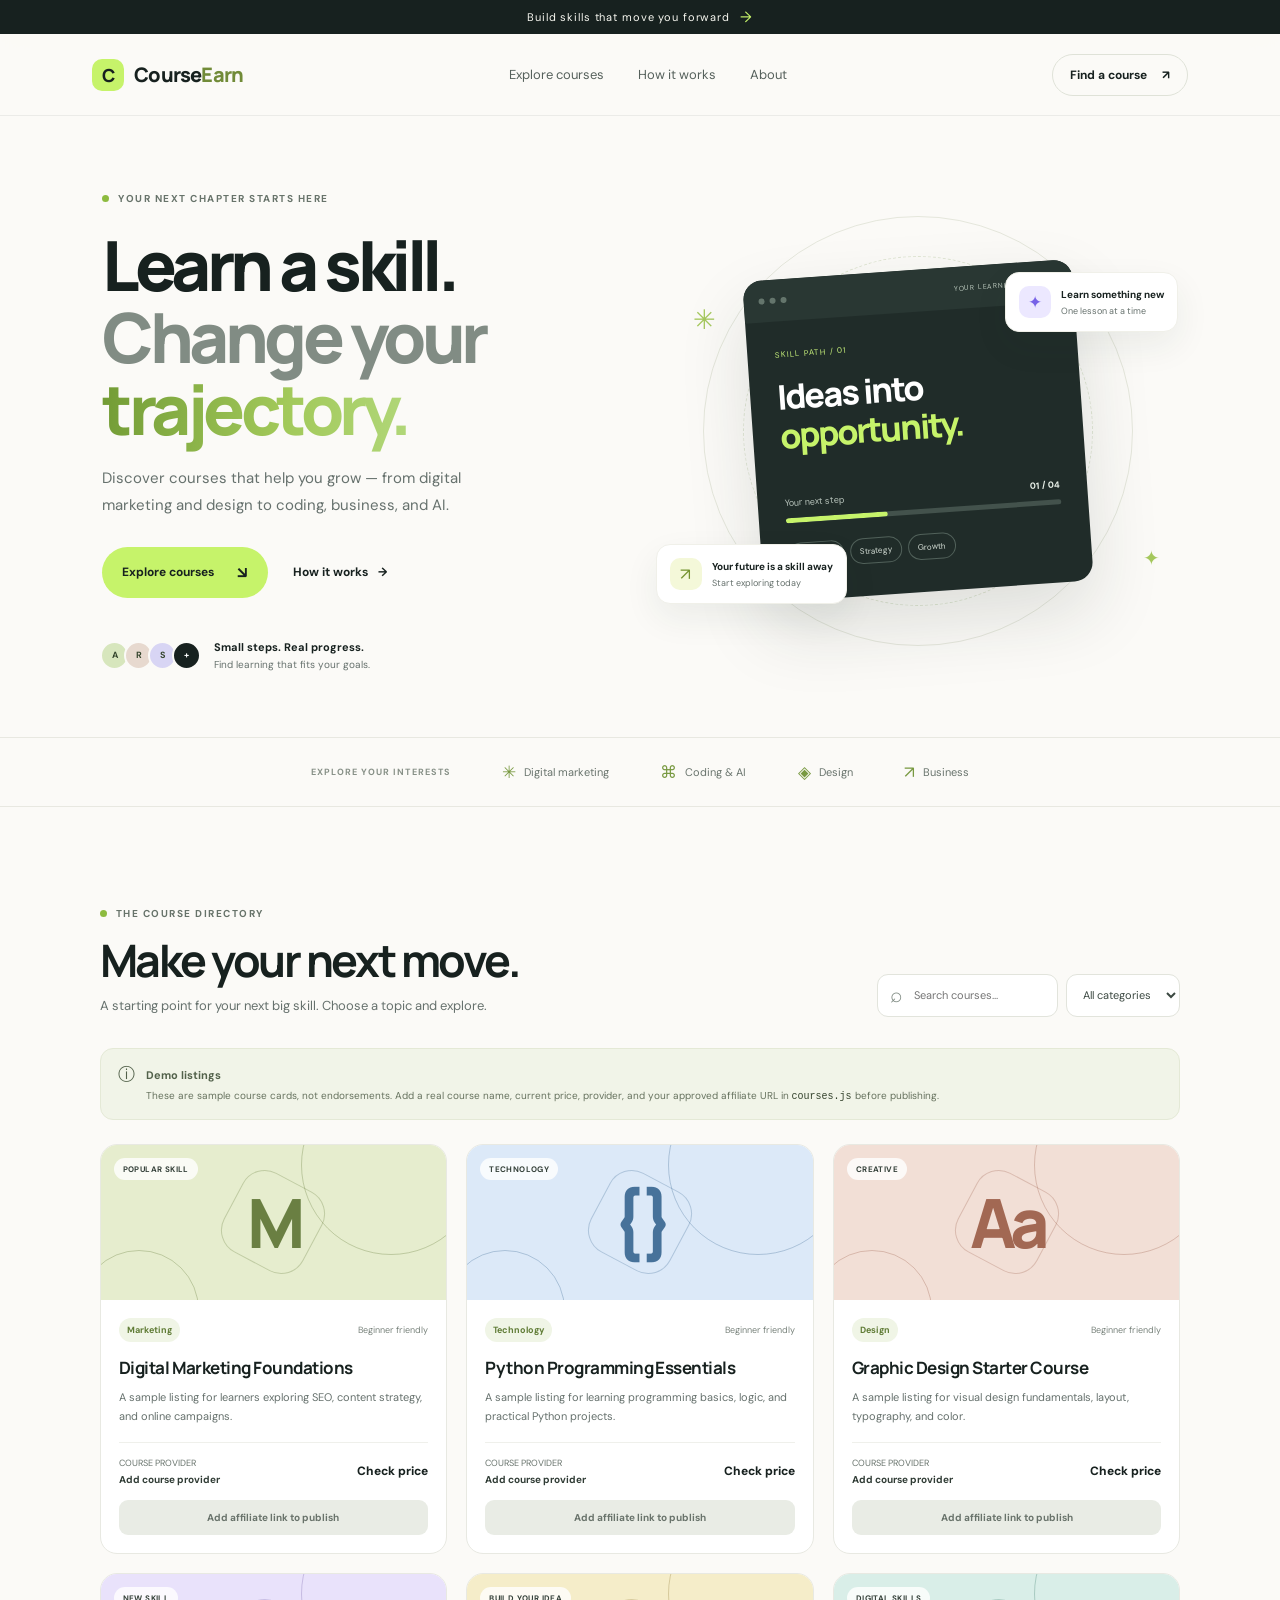
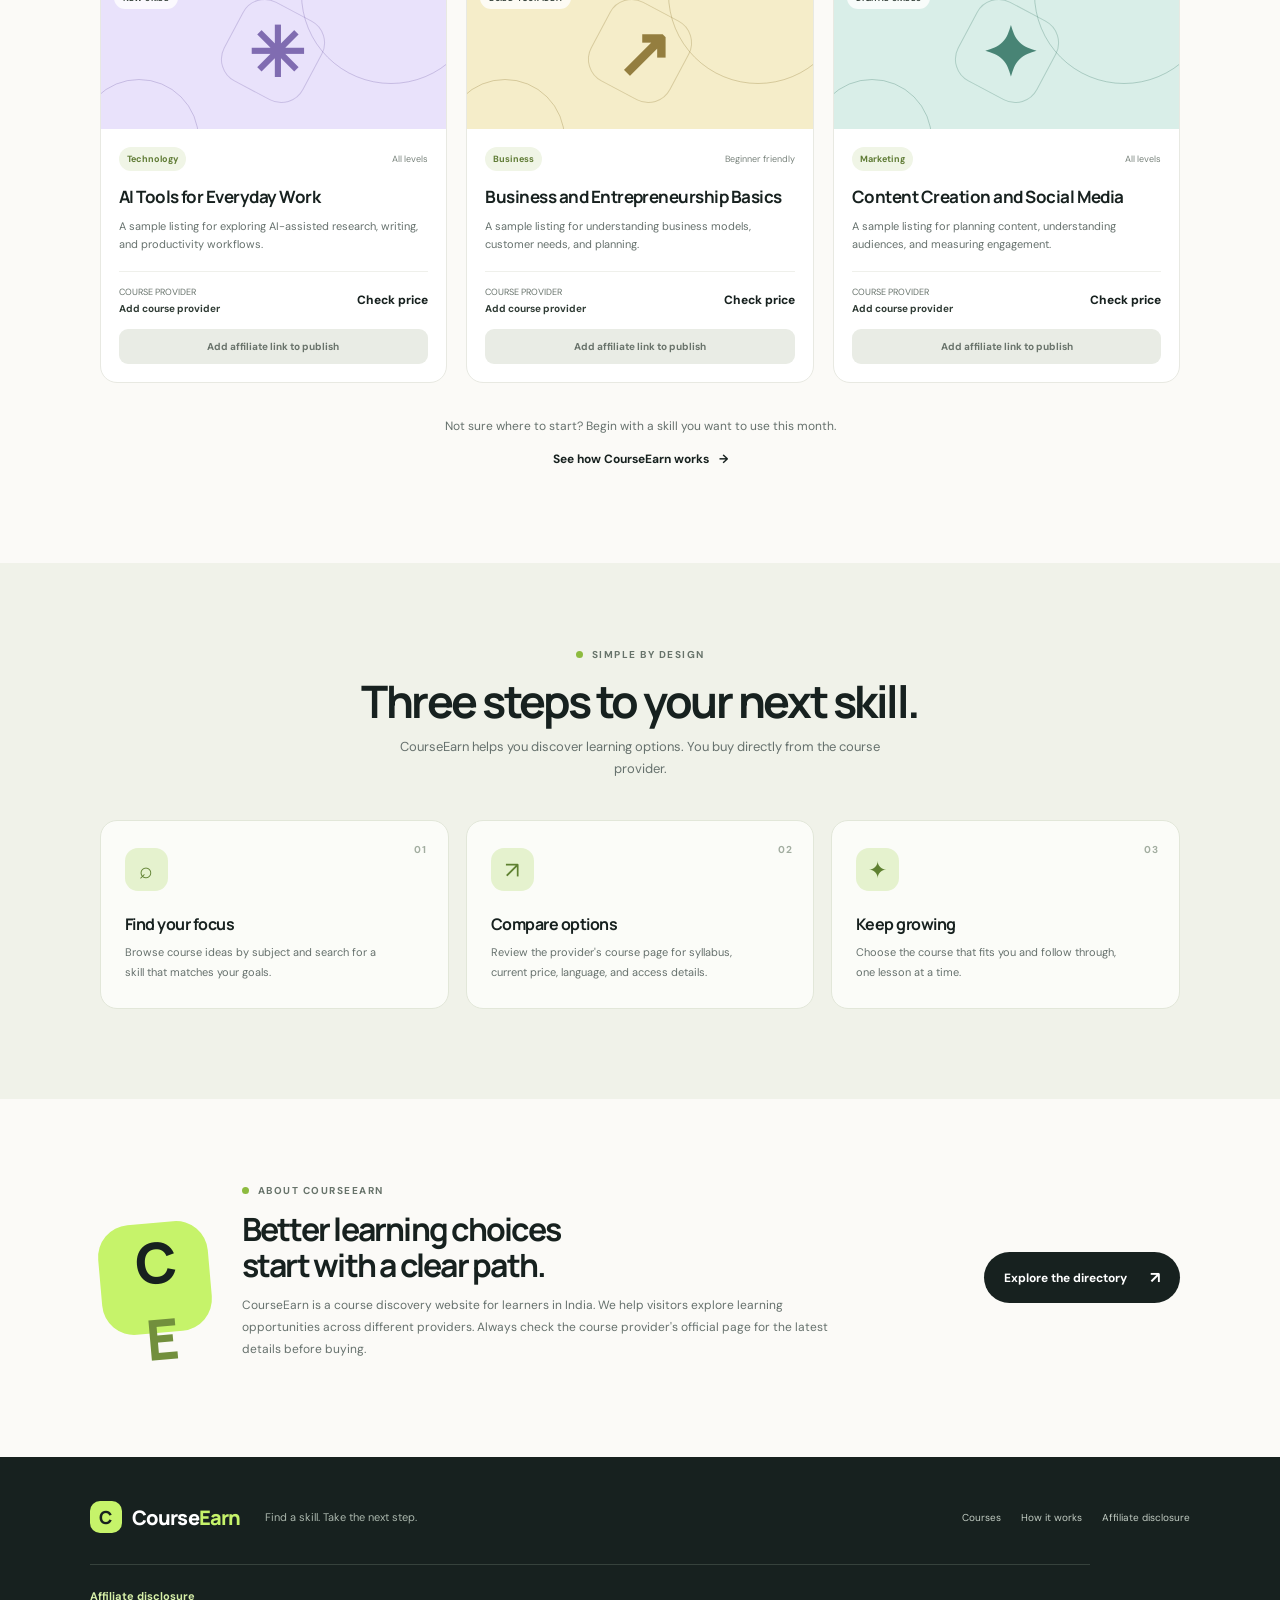
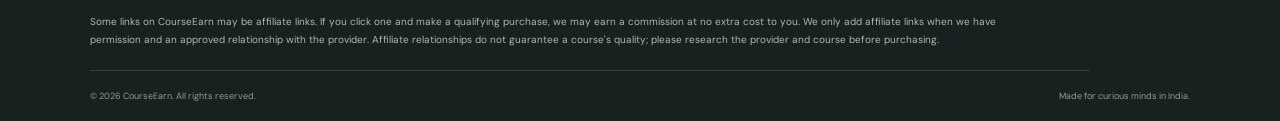
<file: index.html>
<!doctype html>
<html lang="en">
<head>
  <meta charset="utf-8">
  <meta name="viewport" content="width=device-width, initial-scale=1">
  <meta name="theme-color" content="#111827">
  <meta name="description" content="Discover online courses to build practical skills with CourseEarn.">
  <title>CourseEarn — Find your next skill</title>
  <link rel="preconnect" href="https://fonts.googleapis.com">
  <link rel="preconnect" href="https://fonts.gstatic.com" crossorigin>
  <link href="https://fonts.googleapis.com/css2?family=DM+Sans:wght@400;500;600;700&family=Manrope:wght@500;600;700;800&display=swap" rel="stylesheet">
  <link rel="stylesheet" href="styles.css">
</head>
<body>
  <div class="announcement">Build skills that move you forward <span>→</span></div>
  <header class="site-header">
    <a class="brand" href="#" aria-label="CourseEarn home">
      <span class="brand-mark">C</span><span>Course<span class="brand-accent">Earn</span></span>
    </a>
    <nav class="desktop-nav" aria-label="Main navigation">
      <a href="#courses">Explore courses</a>
      <a href="#how-it-works">How it works</a>
      <a href="#about">About</a>
    </nav>
    <a class="header-cta" href="#courses">Find a course <span>↗</span></a>
  </header>

  <main>
    <section class="hero">
      <div class="hero-copy">
        <div class="eyebrow"><span class="eyebrow-dot"></span> YOUR NEXT CHAPTER STARTS HERE</div>
        <h1>Learn a skill.<br><span>Change your</span><br><span class="gradient-text">trajectory.</span></h1>
        <p class="hero-description">Discover courses that help you grow — from digital marketing and design to coding, business, and AI.</p>
        <div class="hero-actions">
          <a class="button button-primary" href="#courses">Explore courses <span>↘</span></a>
          <a class="text-link" href="#how-it-works">How it works <span>→</span></a>
        </div>
        <div class="hero-proof">
          <div class="avatar-stack" aria-hidden="true"><span>A</span><span>R</span><span>S</span><span>+</span></div>
          <div><strong>Small steps. Real progress.</strong><small>Find learning that fits your goals.</small></div>
        </div>
      </div>
      <div class="hero-art" aria-label="Learning and career growth illustration">
        <div class="art-orbit orbit-one"></div><div class="art-orbit orbit-two"></div>
        <div class="floating-card card-top"><span class="mini-icon purple">✦</span><div><strong>Learn something new</strong><small>One lesson at a time</small></div></div>
        <div class="learning-window">
          <div class="window-bar"><i></i><i></i><i></i><span>YOUR LEARNING JOURNEY</span></div>
          <div class="window-content">
            <div class="window-kicker">SKILL PATH / 01</div>
            <div class="window-title">Ideas into<br><em>opportunity.</em></div>
            <div class="progress-label"><span>Your next step</span><b>01 / 04</b></div>
            <div class="progress-track"><span></span></div>
            <div class="skill-tags"><span>Creativity</span><span>Strategy</span><span>Growth</span></div>
          </div>
        </div>
        <div class="floating-card card-bottom"><span class="mini-icon yellow">↗</span><div><strong>Your future is a skill away</strong><small>Start exploring today</small></div></div>
        <div class="decor-star star-one">✳</div><div class="decor-star star-two">✦</div>
      </div>
    </section>

    <section class="trust-strip" aria-label="Course categories">
      <span>EXPLORE YOUR INTERESTS</span>
      <div class="trust-item"><span>✳</span> Digital marketing</div>
      <div class="trust-item"><span>⌘</span> Coding & AI</div>
      <div class="trust-item"><span>◈</span> Design</div>
      <div class="trust-item"><span>↗</span> Business</div>
    </section>

    <section class="courses-section section-wrap" id="courses">
      <div class="section-heading">
        <div><div class="eyebrow"><span class="eyebrow-dot"></span> THE COURSE DIRECTORY</div><h2>Make your next move.</h2><p class="section-description">A starting point for your next big skill. Choose a topic and explore.</p></div>
        <div class="course-controls">
          <label class="search-box"><span aria-hidden="true">⌕</span><input id="searchInput" type="search" placeholder="Search courses..." aria-label="Search courses"></label>
          <select id="categoryFilter" aria-label="Filter by category"><option value="all">All categories</option><option value="Marketing">Marketing</option><option value="Technology">Technology</option><option value="Design">Design</option><option value="Business">Business</option></select>
        </div>
      </div>
      <div class="notice" role="note"><span>ⓘ</span><div><strong>Demo listings</strong><p>These are sample course cards, not endorsements. Add a real course name, current price, provider, and your approved affiliate URL in <code>courses.js</code> before publishing.</p></div></div>
      <div class="course-grid" id="courseGrid" aria-live="polite"></div>
      <div class="empty-state" id="emptyState" hidden>No courses match that search. Try another term or category.</div>
      <div class="center-cta"><p>Not sure where to start? Begin with a skill you want to use this month.</p><a href="#how-it-works" class="text-link">See how CourseEarn works <span>→</span></a></div>
    </section>

    <section class="how-section" id="how-it-works">
      <div class="section-wrap">
        <div class="section-heading centered-heading"><div><div class="eyebrow"><span class="eyebrow-dot"></span> SIMPLE BY DESIGN</div><h2>Three steps to your next skill.</h2><p class="section-description">CourseEarn helps you discover learning options. You buy directly from the course provider.</p></div></div>
        <div class="steps-grid">
          <article class="step-card"><div class="step-number">01</div><div class="step-icon">⌕</div><h3>Find your focus</h3><p>Browse course ideas by subject and search for a skill that matches your goals.</p></article>
          <article class="step-card"><div class="step-number">02</div><div class="step-icon">↗</div><h3>Compare options</h3><p>Review the provider's course page for syllabus, current price, language, and access details.</p></article>
          <article class="step-card"><div class="step-number">03</div><div class="step-icon">✦</div><h3>Keep growing</h3><p>Choose the course that fits you and follow through, one lesson at a time.</p></article>
        </div>
      </div>
    </section>

    <section class="about-section section-wrap" id="about">
      <div class="about-mark">C<span>E</span></div>
      <div><div class="eyebrow"><span class="eyebrow-dot"></span> ABOUT COURSEEARN</div><h2>Better learning choices<br>start with a clear path.</h2><p>CourseEarn is a course discovery website for learners in India. We help visitors explore learning opportunities across different providers. Always check the course provider's official page for the latest details before buying.</p></div>
      <a class="button button-dark" href="#courses">Explore the directory <span>↗</span></a>
    </section>
  </main>

  <footer class="site-footer">
    <div class="footer-main"><a class="brand brand-footer" href="#"><span class="brand-mark">C</span><span>Course<span class="brand-accent">Earn</span></span></a><p>Find a skill. Take the next step.</p><div class="footer-links"><a href="#courses">Courses</a><a href="#how-it-works">How it works</a><a href="#affiliate-disclosure">Affiliate disclosure</a></div></div>
    <div class="disclosure" id="affiliate-disclosure"><strong>Affiliate disclosure</strong><p>Some links on CourseEarn may be affiliate links. If you click one and make a qualifying purchase, we may earn a commission at no extra cost to you. We only add affiliate links when we have permission and an approved relationship with the provider. Affiliate relationships do not guarantee a course's quality; please research the provider and course before purchasing.</p></div>
    <div class="footer-bottom"><span>© <span id="year"></span> CourseEarn. All rights reserved.</span><span>Made for curious minds in India.</span></div>
  </footer>
  <script src="courses.js"></script>
  <script src="app.js"></script>
</body>
</html>
</file>
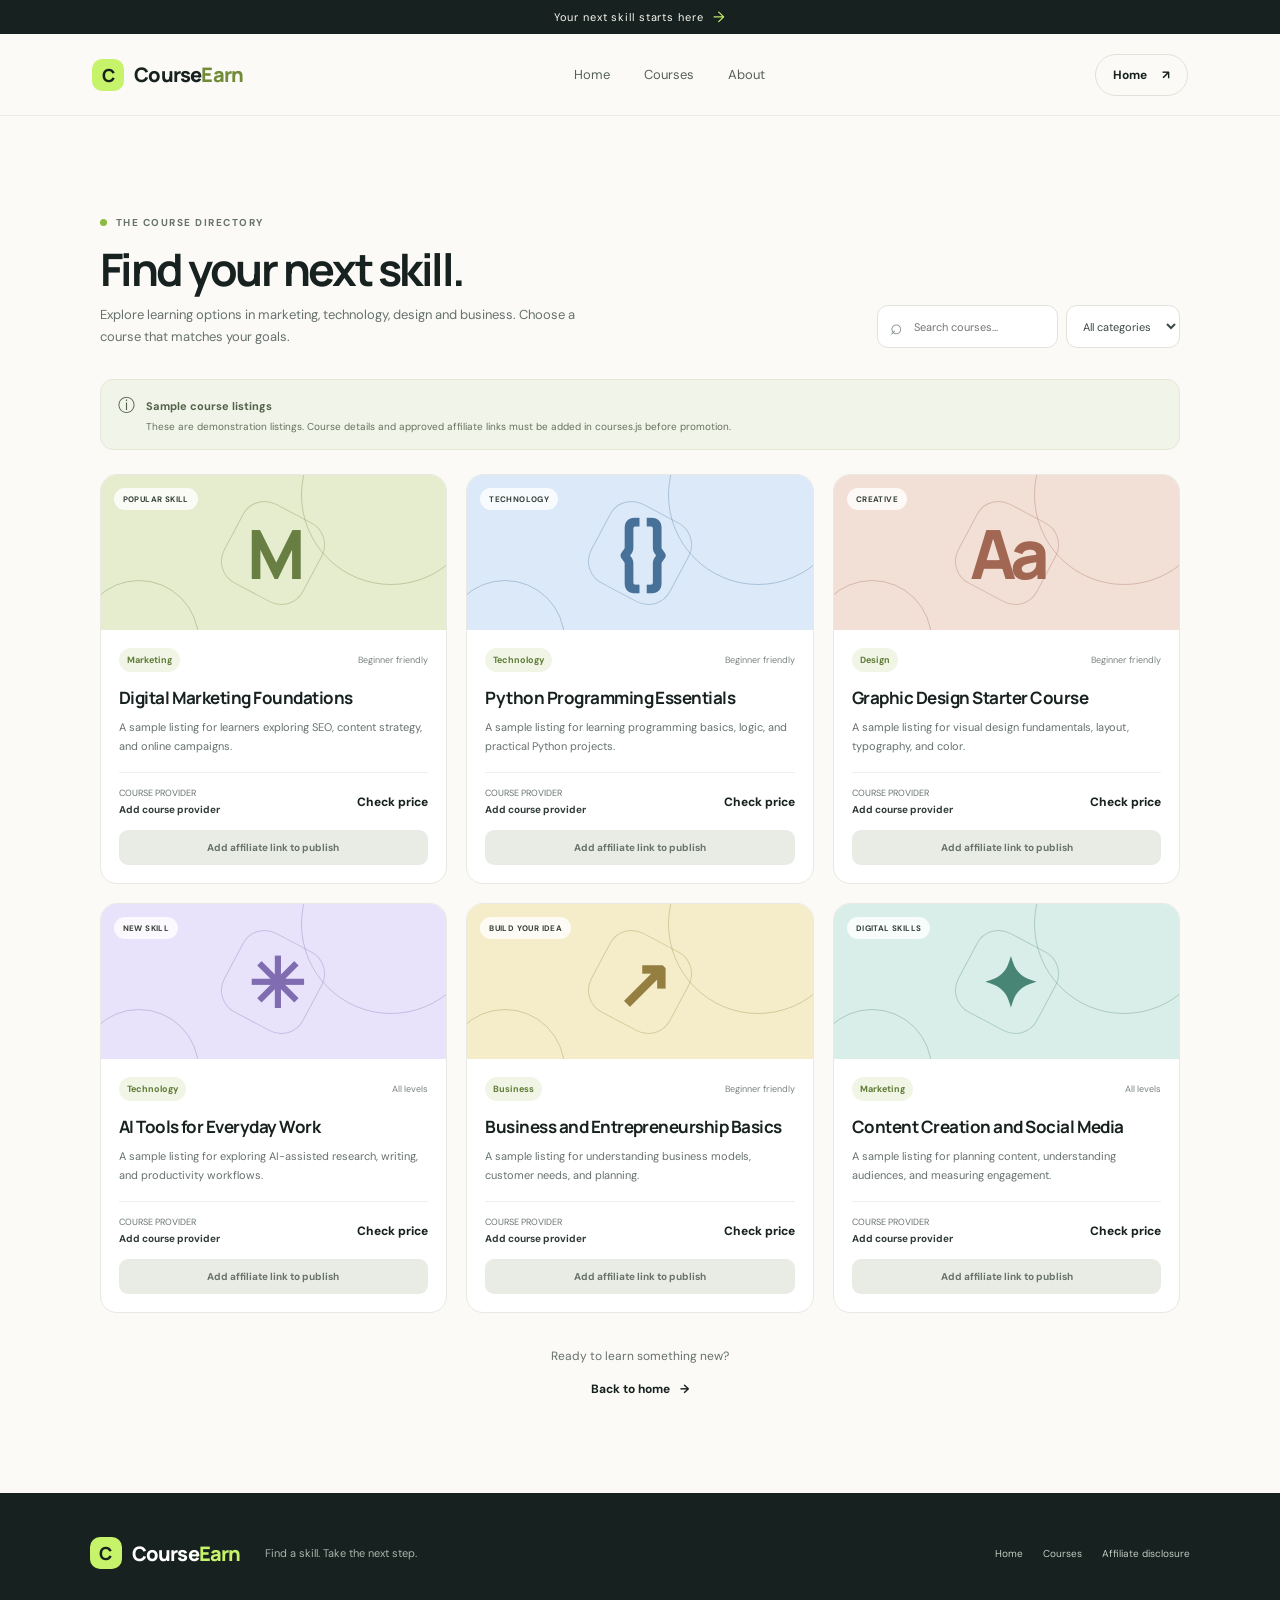
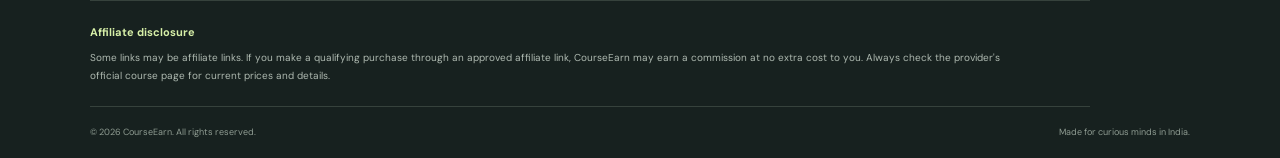
<file: courses.html>
<!doctype html>
<html lang="en">
<head>
  <meta charset="utf-8">
  <meta name="viewport" content="width=device-width, initial-scale=1">
  <meta name="theme-color" content="#111827">
  <meta name="description" content="Explore online courses and discover your next skill with CourseEarn.">
  <title>Explore Courses — CourseEarn</title>
  <link rel="preconnect" href="https://fonts.googleapis.com">
  <link rel="preconnect" href="https://fonts.gstatic.com" crossorigin>
  <link href="https://fonts.googleapis.com/css2?family=DM+Sans:wght@400;500;600;700&family=Manrope:wght@500;600;700;800&display=swap" rel="stylesheet">
  <link rel="stylesheet" href="styles.css">
</head>
<body>
  <div class="announcement">
    Your next skill starts here <span>→</span>
  </div>

  <header class="site-header">
    <a class="brand" href="index.html" aria-label="CourseEarn home">
      <span class="brand-mark">C</span>
      <span>Course<span class="brand-accent">Earn</span></span>
    </a>

    <nav class="desktop-nav" aria-label="Main navigation">
      <a href="index.html">Home</a>
      <a href="courses.html">Courses</a>
      <a href="index.html#about">About</a>
    </nav>

    <a class="header-cta" href="index.html">Home <span>↗</span></a>
  </header>

  <main>
    <section class="courses-section section-wrap" id="courses">
      <div class="section-heading">
        <div>
          <div class="eyebrow">
            <span class="eyebrow-dot"></span>
            THE COURSE DIRECTORY
          </div>
          <h2>Find your next skill.</h2>
          <p class="section-description">
            Explore learning options in marketing, technology, design and business.
            Choose a course that matches your goals.
          </p>
        </div>

        <div class="course-controls">
          <label class="search-box">
            <span aria-hidden="true">⌕</span>
            <input id="searchInput" type="search"
              placeholder="Search courses..."
              aria-label="Search courses">
          </label>

          <select id="categoryFilter" aria-label="Filter by category">
            <option value="all">All categories</option>
            <option value="Marketing">Marketing</option>
            <option value="Technology">Technology</option>
            <option value="Design">Design</option>
            <option value="Business">Business</option>
          </select>
        </div>
      </div>

      <div class="notice" role="note">
        <span>ⓘ</span>
        <div>
          <strong>Sample course listings</strong>
          <p>
            These are demonstration listings. Course details and approved
            affiliate links must be added in courses.js before promotion.
          </p>
        </div>
      </div>

      <div class="course-grid" id="courseGrid" aria-live="polite"></div>

      <div class="empty-state" id="emptyState" hidden>
        No courses match your search. Try another keyword or category.
      </div>

      <div class="center-cta">
        <p>Ready to learn something new?</p>
        <a href="index.html" class="text-link">
          Back to home <span>→</span>
        </a>
      </div>
    </section>
  </main>

  <footer class="site-footer">
    <div class="footer-main">
      <a class="brand brand-footer" href="index.html">
        <span class="brand-mark">C</span>
        <span>Course<span class="brand-accent">Earn</span></span>
      </a>
      <p>Find a skill. Take the next step.</p>
      <div class="footer-links">
        <a href="index.html">Home</a>
        <a href="courses.html">Courses</a>
        <a href="#affiliate-disclosure">Affiliate disclosure</a>
      </div>
    </div>

    <div class="disclosure" id="affiliate-disclosure">
      <strong>Affiliate disclosure</strong>
      <p>
        Some links may be affiliate links. If you make a qualifying purchase
        through an approved affiliate link, CourseEarn may earn a commission
        at no extra cost to you. Always check the provider's official course
        page for current prices and details.
      </p>
    </div>

    <div class="footer-bottom">
      <span>© <span id="year"></span> CourseEarn. All rights reserved.</span>
      <span>Made for curious minds in India.</span>
    </div>
  </footer>

  <script src="courses.js"></script>
  <script src="app.js"></script>
</body>
</html>
</file>
<file: styles.css>
:root{--ink:#17211f;--muted:#66716d;--paper:#fbfaf7;--line:#e8e8e1;--green:#c6f36a;--green-dark:#b4e54e;--purple:#8b78f8;--card:#fff;--radius:22px}
*{box-sizing:border-box}html{scroll-behavior:smooth;scroll-padding-top:90px}body{margin:0;background:var(--paper);color:var(--ink);font-family:"DM Sans",sans-serif;-webkit-font-smoothing:antialiased}a{color:inherit;text-decoration:none}.announcement{height:34px;background:var(--ink);color:#f8f8f1;text-align:center;font-size:11px;letter-spacing:.08em;display:flex;align-items:center;justify-content:center;gap:10px}.announcement span{color:var(--green);font-size:15px}.site-header{height:82px;padding:0 7.2%;display:flex;align-items:center;justify-content:space-between;border-bottom:1px solid rgba(23,33,31,.07);background:rgba(251,250,247,.92);position:sticky;top:0;z-index:10;backdrop-filter:blur(14px)}.brand{display:inline-flex;align-items:center;gap:10px;font-family:Manrope,sans-serif;font-size:20px;font-weight:800;letter-spacing:-.8px}.brand-mark{height:32px;width:32px;display:grid;place-items:center;border-radius:10px;background:var(--green);font-size:18px;color:var(--ink)}.brand-accent{color:#718b38}.desktop-nav{display:flex;gap:34px;font-size:13px;color:#56615c}.desktop-nav a:hover,.footer-links a:hover{color:#6c8730}.header-cta{font-size:12px;font-weight:700;border:1px solid #dfe2d8;padding:12px 17px;border-radius:100px}.header-cta span{margin-left:12px}.hero{padding:76px 8% 66px;display:grid;grid-template-columns:1fr 1fr;align-items:center;gap:35px;max-width:1500px;margin:auto;overflow:hidden}.hero-copy{position:relative;z-index:1}.eyebrow{font-size:10px;font-weight:700;letter-spacing:.15em;display:flex;align-items:center;gap:9px;color:#67736a}.eyebrow-dot{height:7px;width:7px;border-radius:50%;background:#8dbb3f;display:inline-block}.hero h1{font-family:Manrope,sans-serif;font-size:clamp(46px,5.4vw,76px);line-height:1.04;letter-spacing:-.065em;margin:24px 0 20px;font-weight:800}.hero h1>span:not(.gradient-text){color:#818c84}.gradient-text{background:linear-gradient(95deg,#729b35,#a2c95a 60%,#b1d779);background-clip:text;-webkit-background-clip:text;color:transparent}.hero-description{font-size:15px;line-height:1.8;color:var(--muted);max-width:430px}.hero-actions{display:flex;align-items:center;gap:25px;margin-top:28px}.button{display:inline-flex;align-items:center;justify-content:center;gap:23px;border-radius:100px;padding:15px 20px;font-size:12px;font-weight:700;transition:transform .2s,background .2s}.button:hover{transform:translateY(-2px)}.button-primary{background:var(--green);color:var(--ink)}.button-primary:hover{background:var(--green-dark)}.button span{font-size:16px}.text-link{font-size:12px;font-weight:700}.text-link span{margin-left:7px}.hero-proof{display:flex;align-items:center;gap:13px;margin-top:42px}.avatar-stack{display:flex;padding-left:3px}.avatar-stack span{width:29px;height:29px;border:2px solid var(--paper);border-radius:50%;display:grid;place-items:center;margin-left:-5px;background:#d7e6bd;color:#34452d;font-size:9px;font-weight:700}.avatar-stack span:nth-child(2){background:#e7d9cf}.avatar-stack span:nth-child(3){background:#d8d5f4}.avatar-stack span:nth-child(4){background:var(--ink);color:#fff}.hero-proof strong,.hero-proof small{display:block}.hero-proof strong{font-size:11px}.hero-proof small{font-size:10px;color:var(--muted);margin-top:4px}.hero-art{min-height:430px;position:relative;display:flex;align-items:center;justify-content:center}.art-orbit{position:absolute;border:1px solid #e5e7dc;border-radius:50%;width:430px;height:430px}.orbit-two{width:350px;height:350px;border-style:dashed;border-color:#dfe5d3}.learning-window{position:relative;width:min(330px,78%);background:#202c29;border-radius:19px;box-shadow:0 30px 70px #1d302522;overflow:hidden;transform:rotate(-4deg);z-index:2}.window-bar{height:42px;background:#293733;display:flex;align-items:center;gap:5px;padding:0 15px}.window-bar i{width:6px;height:6px;border-radius:50%;background:#64756c}.window-bar span{margin-left:auto;color:#b7c5ba;font-size:7px;letter-spacing:.12em}.window-content{padding:28px 27px 32px;color:white}.window-kicker{font-size:8px;letter-spacing:.15em;color:#c4ed79}.window-title{font-family:Manrope,sans-serif;font-size:34px;font-weight:800;line-height:1.15;letter-spacing:-.06em;margin:18px 0 42px}.window-title em{font-style:normal;color:#c6f36a}.progress-label{display:flex;justify-content:space-between;color:#b7c3bb;font-size:9px}.progress-label b{color:#e8f0e8}.progress-track{height:5px;background:#43524c;border-radius:8px;margin-top:9px;overflow:hidden}.progress-track span{display:block;width:37%;height:100%;background:var(--green);border-radius:8px}.skill-tags{display:flex;gap:6px;margin-top:20px}.skill-tags span{font-size:8px;padding:7px 9px;border:1px solid #51615a;border-radius:20px;color:#d7e0d8}.floating-card{position:absolute;z-index:3;background:white;box-shadow:0 14px 35px #23332812;border:1px solid #f0f0e9;border-radius:14px;padding:13px;display:flex;align-items:center;gap:10px}.card-top{top:56px;right:0}.card-bottom{bottom:42px;left:-2px}.mini-icon{width:32px;height:32px;border-radius:10px;display:grid;place-items:center;font-size:17px}.purple{background:#ece8ff;color:#7762e7}.yellow{background:#f4f8d9;color:#759330}.floating-card strong,.floating-card small{display:block}.floating-card strong{font-size:10px}.floating-card small{font-size:9px;color:var(--muted);margin-top:4px}.decor-star{position:absolute;color:#a5c85d}.star-one{font-size:27px;top:86px;left:35px}.star-two{font-size:20px;right:18px;bottom:75px}.trust-strip{border-top:1px solid var(--line);border-bottom:1px solid var(--line);display:flex;align-items:center;justify-content:center;gap:clamp(22px,4vw,65px);padding:23px 5%;flex-wrap:wrap}.trust-strip>span{font-size:9px;letter-spacing:.12em;color:#879087;font-weight:700}.trust-item{font-size:11px;color:#69746d;display:flex;align-items:center;gap:8px}.trust-item span{font-size:17px;color:#789941}.section-wrap{max-width:1260px;margin:0 auto;padding-left:7%;padding-right:7%}.courses-section{padding-top:100px;padding-bottom:95px}.section-heading{display:flex;align-items:flex-end;justify-content:space-between;gap:25px;margin-bottom:31px}.section-heading h2,.about-section h2{font-family:Manrope,sans-serif;font-size:clamp(31px,3.5vw,46px);letter-spacing:-.055em;line-height:1.12;margin:15px 0 10px}.section-description{font-size:13px;line-height:1.7;color:var(--muted);margin:0;max-width:500px}.course-controls{display:flex;gap:8px;align-items:center}.search-box{height:43px;display:flex;align-items:center;gap:9px;border:1px solid #e2e4dc;background:white;border-radius:11px;padding:0 12px;min-width:180px}.search-box>span{font-size:21px;color:#818c84}.search-box input{width:100%;border:0;outline:0;font:inherit;font-size:11px;background:transparent;min-width:0}.course-controls select{height:43px;border:1px solid #e2e4dc;background:white;border-radius:11px;padding:0 12px;font:inherit;font-size:11px;color:#3c4942;max-width:155px}.notice{display:flex;gap:11px;background:#f1f4e8;border:1px solid #e4e9d6;border-radius:13px;padding:14px 17px;margin-bottom:24px;color:#52614a}.notice>span{font-size:17px}.notice strong{font-size:11px}.notice p{font-size:10px;line-height:1.6;margin:4px 0 0;color:#66725e}.notice code{font-size:10px;color:#33422c}.course-grid{display:grid;grid-template-columns:repeat(3,minmax(0,1fr));gap:19px}.course-card{border:1px solid #e8e9e2;border-radius:17px;overflow:hidden;background:white;transition:transform .2s,box-shadow .2s;min-width:0}.course-card:hover{transform:translateY(-4px);box-shadow:0 15px 35px #2030230c}.course-visual{height:155px;position:relative;overflow:hidden;display:flex;align-items:center;justify-content:center}.visual-mark{font-family:Manrope,sans-serif;font-size:68px;font-weight:800;letter-spacing:-.09em;opacity:.9;position:relative;z-index:1}.visual-shape{position:absolute;border-radius:50%;border:1px solid currentColor;opacity:.3}.shape-a{width:180px;height:180px;right:-35px;top:-70px}.shape-b{width:120px;height:120px;left:-22px;bottom:-70px}.visual-badge{position:absolute;top:13px;left:13px;border-radius:100px;background:#ffffffce;padding:6px 9px;font-size:8px;font-weight:700;letter-spacing:.05em;color:#344039}.visual-mark:after{content:"";position:absolute;z-index:-1;width:88px;height:88px;border:1px solid currentColor;border-radius:25px;transform:rotate(28deg);left:50%;top:50%;translate:-50% -50%;opacity:.3}.visual-mark{isolation:isolate}.course-body{padding:18px}.course-meta{display:flex;align-items:center;justify-content:space-between;gap:8px;color:#79837c;font-size:9px}.course-category{color:#607c36;background:#f0f5e6;padding:6px 8px;border-radius:100px;font-weight:700}.course-body h3{font-family:Manrope,sans-serif;font-size:17px;line-height:1.35;letter-spacing:-.03em;margin:15px 0 8px}.course-body p{font-size:11px;line-height:1.7;color:var(--muted);min-height:38px;margin:0}.course-footer{border-top:1px solid #eff0eb;margin-top:16px;padding-top:14px;display:flex;align-items:center;justify-content:space-between;gap:10px}.provider-label{font-size:9px;color:#69746d}.provider-label strong{display:block;color:#303c35;font-size:10px;margin-top:4px}.course-price{font-size:12px;font-weight:800;white-space:nowrap}.buy-button{display:flex;align-items:center;justify-content:center;gap:8px;width:100%;margin-top:14px;padding:11px 12px;border:0;border-radius:9px;background:var(--ink);color:white;font:inherit;font-size:10px;font-weight:700;cursor:pointer;transition:background .2s}.buy-button:hover{background:#34463d}.buy-button span{font-size:14px}.buy-button.is-demo{background:#e9ece5;color:#69736b;cursor:not-allowed}.empty-state{text-align:center;padding:50px 15px;color:var(--muted);font-size:13px}.center-cta{text-align:center;margin-top:35px}.center-cta p{font-size:12px;color:var(--muted);margin-bottom:13px}.center-cta .text-link{display:inline-block}.how-section{background:#f0f2e9;padding:85px 0 90px}.centered-heading{justify-content:center;text-align:center}.centered-heading .eyebrow{justify-content:center}.centered-heading .section-description{margin:0 auto}.steps-grid{display:grid;grid-template-columns:repeat(3,1fr);gap:17px;margin-top:40px}.step-card{position:relative;background:#fbfcf8;border:1px solid #e2e7d9;border-radius:17px;padding:27px 24px 25px}.step-number{position:absolute;right:21px;top:22px;color:#a2ada0;font-size:10px;font-weight:700;letter-spacing:.08em}.step-icon{width:43px;height:43px;border-radius:13px;background:#e5f2ce;display:grid;place-items:center;color:#5f8131;font-size:23px}.step-card h3{font-family:Manrope,sans-serif;font-size:16px;letter-spacing:-.03em;margin:22px 0 8px}.step-card p{font-size:11px;line-height:1.8;color:var(--muted);margin:0;max-width:270px}.about-section{display:flex;align-items:center;gap:32px;padding-top:85px;padding-bottom:85px}.about-mark{flex:0 0 110px;width:110px;height:110px;display:grid;place-items:center;background:var(--green);border-radius:32px;font-family:Manrope,sans-serif;font-size:56px;font-weight:800;letter-spacing:-.1em;transform:rotate(-5deg)}.about-mark span{color:#728f3d}.about-section>div:nth-child(2){flex:1}.about-section h2{font-size:32px}.about-section p{font-size:12px;line-height:1.8;color:var(--muted);max-width:590px}.button-dark{background:var(--ink);color:white;white-space:nowrap}.button-dark:hover{background:#34463d}.site-footer{background:#17211f;color:#e9eee8;padding:42px 7% 20px}.footer-main{display:flex;align-items:center;gap:24px;flex-wrap:wrap;padding-bottom:29px}.brand-footer{color:white}.brand-footer .brand-accent{color:#c6f36a}.footer-main>p{font-size:11px;color:#aab6ac;margin-right:auto}.footer-links{display:flex;gap:20px;font-size:10px;color:#c1cbc2}.disclosure{border-top:1px solid #36423c;border-bottom:1px solid #36423c;padding:19px 0 21px;max-width:1000px}.disclosure strong{font-size:11px;color:#d7f0a8}.disclosure p{font-size:10px;line-height:1.8;color:#aeb9b0;max-width:940px;margin:8px 0 0}.footer-bottom{display:flex;justify-content:space-between;gap:15px;font-size:9px;color:#8f9c92;padding-top:19px}
@media(min-width:1400px){.hero{padding-top:95px;padding-bottom:85px}.hero-art{min-height:490px}.learning-window{width:350px}.art-orbit{width:480px;height:480px}.orbit-two{width:390px;height:390px}}
@media(max-width:900px){.site-header{padding:0 5%}.hero{padding:60px 6% 50px;gap:10px}.hero-art{min-height:360px}.art-orbit{width:350px;height:350px}.orbit-two{width:285px;height:285px}.card-top{right:-5px;top:28px}.card-bottom{left:-5px;bottom:25px}.floating-card{padding:10px}.floating-card strong{font-size:9px}.floating-card small{font-size:8px}.course-grid{grid-template-columns:repeat(2,minmax(0,1fr))}.section-wrap{padding-left:5%;padding-right:5%}.section-heading{align-items:flex-start;flex-direction:column}.course-controls{width:100%}.search-box{flex:1}.course-controls select{max-width:180px}.about-section{padding-left:6%;padding-right:6%}}
@media(max-width:620px){.announcement{font-size:9px}.site-header{height:68px}.brand{font-size:18px}.desktop-nav{display:none}.header-cta{font-size:10px;padding:10px 12px}.hero{grid-template-columns:1fr;padding:47px 6% 42px}.hero h1{font-size:clamp(47px,13vw,68px)}.hero-description{font-size:13px}.hero-art{min-height:330px;margin-top:8px}.learning-window{width:270px}.window-content{padding:24px}.window-title{font-size:30px;margin-bottom:30px}.art-orbit{width:330px;height:330px}.orbit-two{width:270px;height:270px}.card-top{right:0;top:18px}.card-bottom{left:0;bottom:15px}.trust-strip{gap:17px;padding:19px 5%}.trust-strip>span{width:100%;text-align:center}.trust-item{font-size:10px}.courses-section{padding-top:68px;padding-bottom:65px}.section-heading h2{font-size:34px}.course-controls{gap:7px}.search-box{min-width:0}.course-controls select{width:132px;font-size:10px;padding:0 8px}.course-grid{grid-template-columns:1fr;gap:14px}.course-visual{height:145px}.course-body{padding:16px}.course-body p{min-height:0}.steps-grid{grid-template-columns:1fr;gap:12px;margin-top:28px}.step-card{padding:23px}.how-section{padding:65px 0}.about-section{align-items:flex-start;flex-direction:column;gap:20px;padding-top:60px;padding-bottom:60px}.about-mark{width:75px;height:75px;flex-basis:75px;border-radius:23px;font-size:39px}.about-section h2{font-size:29px}.site-footer{padding:33px 6% 18px}.footer-main{gap:14px}.footer-main>p{width:100%;margin:0}.footer-links{width:100%;flex-wrap:wrap;gap:14px}.footer-bottom{flex-direction:column;gap:8px}}
@media(prefers-reduced-motion:reduce){html{scroll-behavior:auto}*,*:before,*:after{transition:none!important}}
</file>
